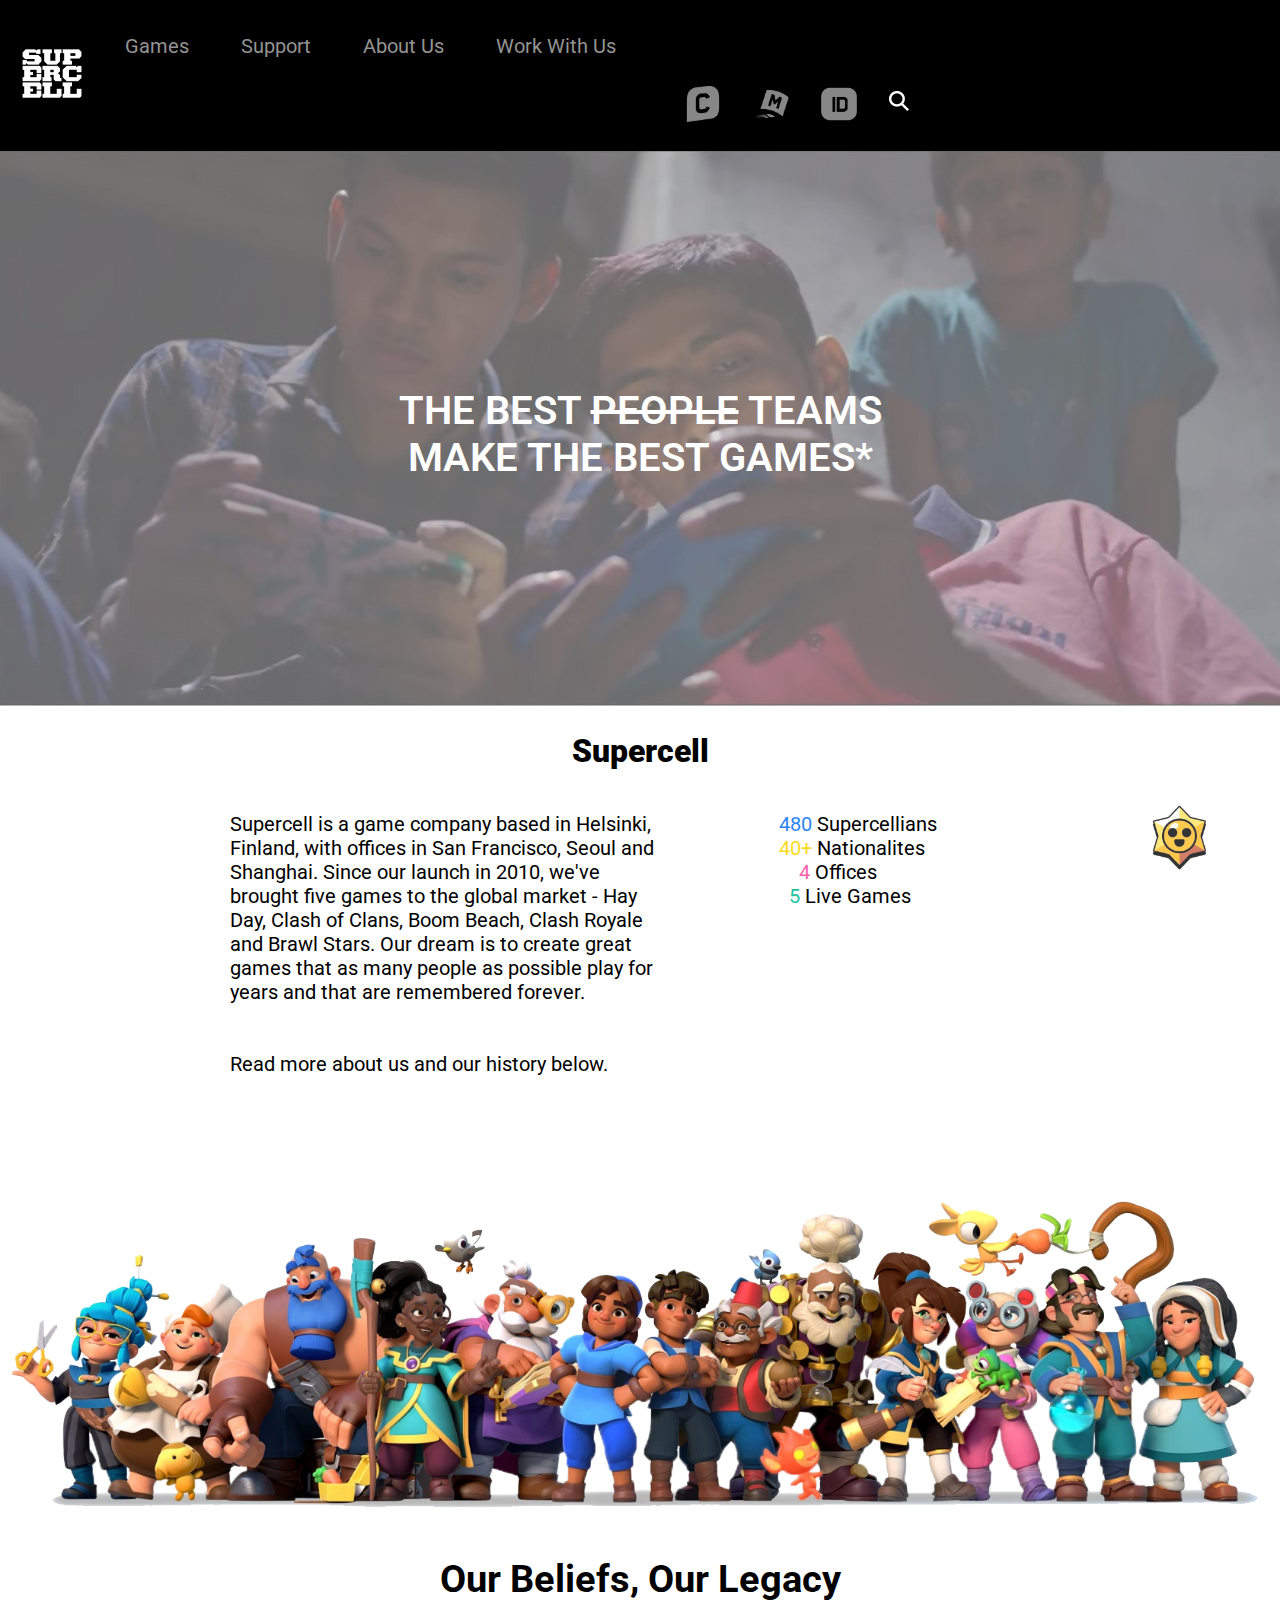
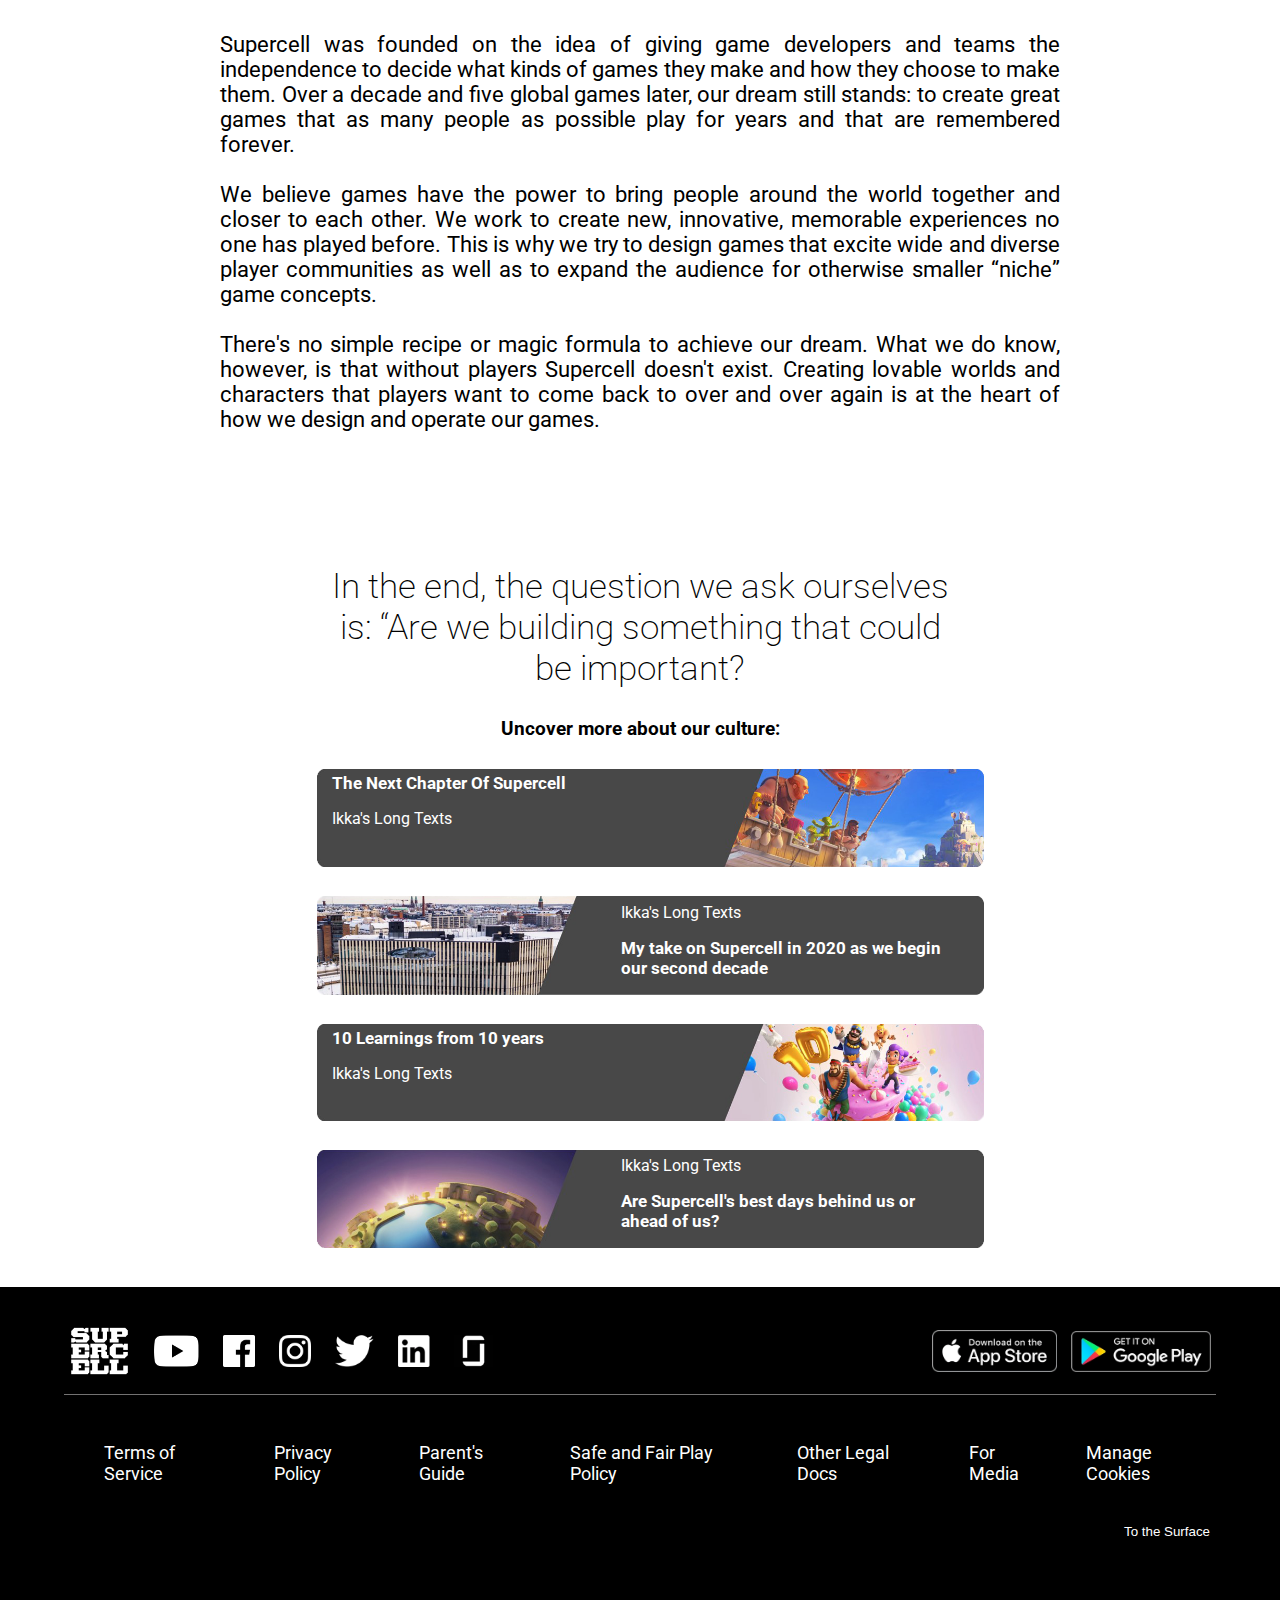
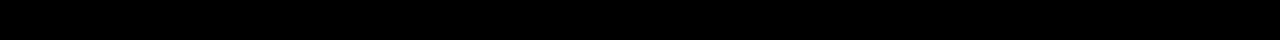
<file: About Us.html>
<!DOCTYPE html>
<html lang="en">
    <head>
        <meta charset="UTF-8" />
        <meta http-equiv="X-UA-Compatible" content="IE=edge"/>
        <meta name="viewport" content="width=device-width, initial-scale=1.00"/>
        <title>About Us</title>
        <link rel="stylesheet" href="style.css"/>
        <link rel="preconnect" href="https://fonts.googleapis.com">
        <link rel="preconnect" href="https://fonts.gstatic.com" crossorigin>
        <link href="https://fonts.googleapis.com/css2?family=Roboto:wght@300;400;500&display=swap" rel="stylesheet">
        <style>
          .secondary_news{
            width: 100%;
            justify-content: center;
            flex-direction: column;
            padding: 10px;
            
          }
          .secondary_news_article{
            position: relative;
            margin-bottom: 25px;
            margin-left: 24vw;
          }
  
          .news_title{
            margin-top: -7em;
            padding: 0 15px;
            position: absolute;
            color: #fff;
          }
          .news_title2 h2, .news_title h2{
            font-size: 17px;
          }
  
          .news_title2{
            margin-top: -7em;
            padding: 0 19em;
            position: absolute;
            color: #fff;
          }
  
          @media screen and (max-width:576px) {
            .hero_txt{
              top: 20%;
            }
            .hero_txt h1{
              font-size: 25px;
            }
            .hero_txt p{
              font-size: 12px;
            }
            .belief_des{
              padding: 0 1em;
            }
            .question h2{
              font-size: 25px;
            }
            .secondary_news_article{
              position: relative;
              margin: 10px;
            }
            .secondary_news_article img{
              width: 100%;
            }
            .news_title{
              margin-top: -4em;
            }
            .news_title2{
              padding-left: 12em;
              padding-right: 0;
              margin-top: -4em;
            }
            .news_title p, .news_title2 p{
              font-size: 10px;
              margin: 5px;
            }
            .news_title2 h2, .news_title h2{
              font-size: 13px;
              margin: 5px;
            }
            .legal{
              flex-direction: column;
            }
            .footer_nav_options{
              align-items: start;
              flex-direction: column;
            }
            .chat-button{
              right: -150px;
            }
            .chat-button img{
              width: 20%;
            }
            #supercell_title{
              flex-direction: column;
              justify-content: center;
            }
            #supercell_description {
              width: 100%;
              justify-content: center;
              padding: 0 15px;
            }
            #supercell_stats{
              width: 100%;
            }
          }
  
        </style>
      </head>
      
    <body>
      <header>
        <section class="nav_bar">
          <a href="index.html"><img src="images/supercell-logo-white-transp.png" alt="Supercell" width= "74"></a>
          <section class="header_nav_options" id="header_nav">
            <a href="Games.html" class="header_options">Games</a>
            <a href="Support.html" class="header_options">Support</a>
            <a href="About Us.html" class="header_options">About Us</a>
            <a href="Our Offices.html" class="header_options">Work With Us</a>
  
            <a href="#https://creators.supercell.com/en" ><img src="images/creators.png" alt="Supercell"  width= "36" id="section_divider"></a>
            <a href="#https://make.supercell.com/en/"><img src="images/make.png" alt="Supercell" width= "36"></a>
            <a href="Sign In.html"><img src="images/id.png" alt="Supercell ID" width= "36"></a>
            <a style="margin-top: 5px;"><img src="images/search.png" alt="search" width= "20"></a>
            <a href="javascript:void(0);" class="icon" onclick="myFunction()">
              <section class="icon_creation"></section>
              <section class="icon_creation"></section>
              <section class="icon_creation"></section>
            </a>
            
          </section>
          
              </section>	
      </header>
		<section>
			<img src="images/Aboutus_hero.png" alt="Hero" width= "100%">
		  	<section class="hero_txt">
				  <h1>THE BEST <s>PEOPLE</s> TEAMS<br> MAKE THE BEST GAMES*</h1>
			  </section>
		</section>
    <h1 style="text-align: center;">
      <strong>Supercell</strong>
    </h1>
    <section id="supercell_title">
      <section id= "supercell_description">
        <p>Supercell is a game company based in Helsinki, Finland,
        with offices in San Francisco, Seoul and Shanghai. Since
        our launch in 2010, we've brought five games to the
        global market - Hay Day, Clash of Clans, Boom Beach,
        Clash Royale and Brawl Stars. Our dream is to create great
        games that as many people as possible play for years and
        that are remembered forever.<br><br><br>
        Read more about us and our history below.
        </p>
      </section>

      <section id="supercell_stats">
        <p><span style="color:#2D85F3">480</span> Supercellians<br>
          <span style="color: #F7DB1C">40+</span> Nationalites<br>
          <span style="color: #FB62AA">&emsp;4</span> Offices<br>
          <span style="color: #21C49F;">&ensp;5</span> Live Games
        </p>
      </section>
    </section>
      <section><img src="images/everdale-people-group.png" alt="friendly people" width="100%"></section>
      <section class="belief_container">
        <section class="belief_title"><h2>Our Beliefs, Our Legacy</h2></section>
        <section class="belief_des">
          <p>
            Supercell was founded on the idea of giving game developers and teams the 
            independence to decide what kinds of games they make and how they choose 
            to make them. Over a decade and five global games later, our dream still stands: 
            to create great games that as many people as possible play for years and that 
            are remembered forever.<br><br>We believe games have the power to bring people around the world together 
            and closer to each other. We work to create new, innovative, memorable 
            experiences no one has played before. This is why we try to design games that 
            excite wide and diverse player communities as well as to expand the audience 
            for otherwise smaller “niche” game concepts.<br><br>There's no simple recipe or magic formula to achieve our dream. What
            we do know, however, is that without players Supercell doesn't exist. Creating lovable worlds and characters that players want to come back
            to over and over again is at the heart of how we design and operate our games.
          </p>
        </section>
        
      </section>
      <section class="question">
        <h2>In the end, the question we ask ourselves<br>
          is: “Are we building something that could<br>be important?</h2>
      </section>
      <section class="belief_container">
        <h3>Uncover more about our culture:</h3>
      </section>
      <section class="secondary_news">
        
          <section class="secondary_news_article">
            <a href="#"><img src="images/NextChapter.png" alt="Next Chapter" width="70%">
              <section class="news_title">
                <h2>The Next Chapter Of Supercell</h2>
                <p>Ikka's Long Texts</p>
              </section>
            </a>
          </section>
        
          <section class="secondary_news_article">
            <a href="#"><img src="images/NextDecade.png" alt="Supercell's next decade" width= "70%">
              <section class="news_title2">
                <p>Ikka's Long Texts</p>
                <h2>My take on Supercell in 2020 as we begin our second decade</h2>
              </section>
            </a>
          </section>
        
          <section class="secondary_news_article">
            <a href="#"><img src="images/years.png" alt="10 years" width="70%">
              <section class="news_title">
                <h2>10 Learnings from 10 years</h2>
                <p>Ikka's Long Texts</p>
              </section>
            </a>
          </section>

          <section class="secondary_news_article">
            <a href="#"><img src="images/Days.png" alt="Best days" width="70%">
              <section class="news_title2">
                <p>Ikka's Long Texts</p>
                <h2>Are Supercell's best days behind us or ahead of us?</h2>
              </section>
            </a>
          </section>
      </section>
      
      
      <a class="chat-button" onclick="openChat()"><img src="images/starr icon.jpg" alt="supercell bot profile picture" width="30%"  style="border-radius: 100%;"></a>
      <section class="chat-popup" id="conversation">
        <form class="chat-container">
          <section class="chatbot_header">
            <img src="images/starr icon.jpg" alt="supercell bot profile picture" class="profile_picture">
            <h2>Ask Supercell</h2>
            <button type="button" class="cancel" onclick="closeChat()">X</button>
          </section>
          
          <section class="first_message">
            <p>Hello! I'm Supercell's virtual assistant and I am here to assist you. </p>
          </section>
          <section class="first_message">
            <p>Here's a tip: Ask your question in simple and short sentences.</p>
          </section>
          <textarea placeholder="Type your message here" name="msg" required></textarea>
  
          <button type="submit" class="btn">Send</button>
          
        </form>
      </section>
      
      <script src="assignment.js"></script>

      <footer role="contentinfo" class="footer_ext">
        <section class= "footer_int">
          <nav class="footer_nav_options">
              <a href="index.html"><img src= "images/supercell-logo-white-transp.png" alt="Supercell" height="62"></a>
              <section id="social">
                <a href="https://www.youtube.com/supercell"><img src="images/Youtube Supercell.png" alt="Youtube" height= "32px"></a>
                <a href="https://www.facebook.com/supercell"><img src="images/Facebook Supercell.png" alt="Facebook" height= "32px"></a>
                <a href="https://www.instagram.com/supercell/"><img src="images/Instagram Supercell.png" alt="Instagram" height= "32px"></a>
                <a href="https://twitter.com/i/flow/login?redirect_after_login=%2Fsupercell"><img src="images/Twitter Supercell.png" alt="Twitter" height= "32px"></a>
                <a href="https://www.linkedin.com/company/supercell/"><img src="images/Linkedin Supercell.png" alt="LinkedIn" height= "32px"></a>
                <a href="https://www.glassdoor.com/Overview/Working-at-Supercell-EI_IE511675.11,20.htm"><img src="images/Glassdoor Supercell.png" alt="Glassdoor" height= "32px"></a>
              </section>
            
            
            <section id="footer_related">
              <a href="https://apps.apple.com/us/developer/supercell/id488106216"><img src="images/Appstore Supercell.png" alt="Appstore" width= "125px"></a>
              <a href="https://play.google.com/store/apps/dev?id=6715068722362591614&hl=en"><img src="images/Google Play Store Supercell.png" alt="Appstore" width= "140px"></a>
            </section>
          </nav>
          <hr>
          <section class= "footer_padding">
            <nav>
              <ul class="legal">
                <li><a href="">Terms of Service</a></li>
                <li><a href="">Privacy Policy</a></li>
                <li><a href="">Parent's Guide</a></li>
                <li><a href="">Safe and Fair Play Policy</a></li>
                <li><a href="">Other Legal Docs</a></li>
                <li><a href="">For Media</a></li>
                <li><a href="">Manage Cookies</a></li>
              </ul>
            </nav>
          </section>
          <section class="surface_btn">
            <button class="surface_btn" onclick="ToTop()">To the Surface</button>
          </section>
        </section>
      </footer>
    </body>
</html>
</file>
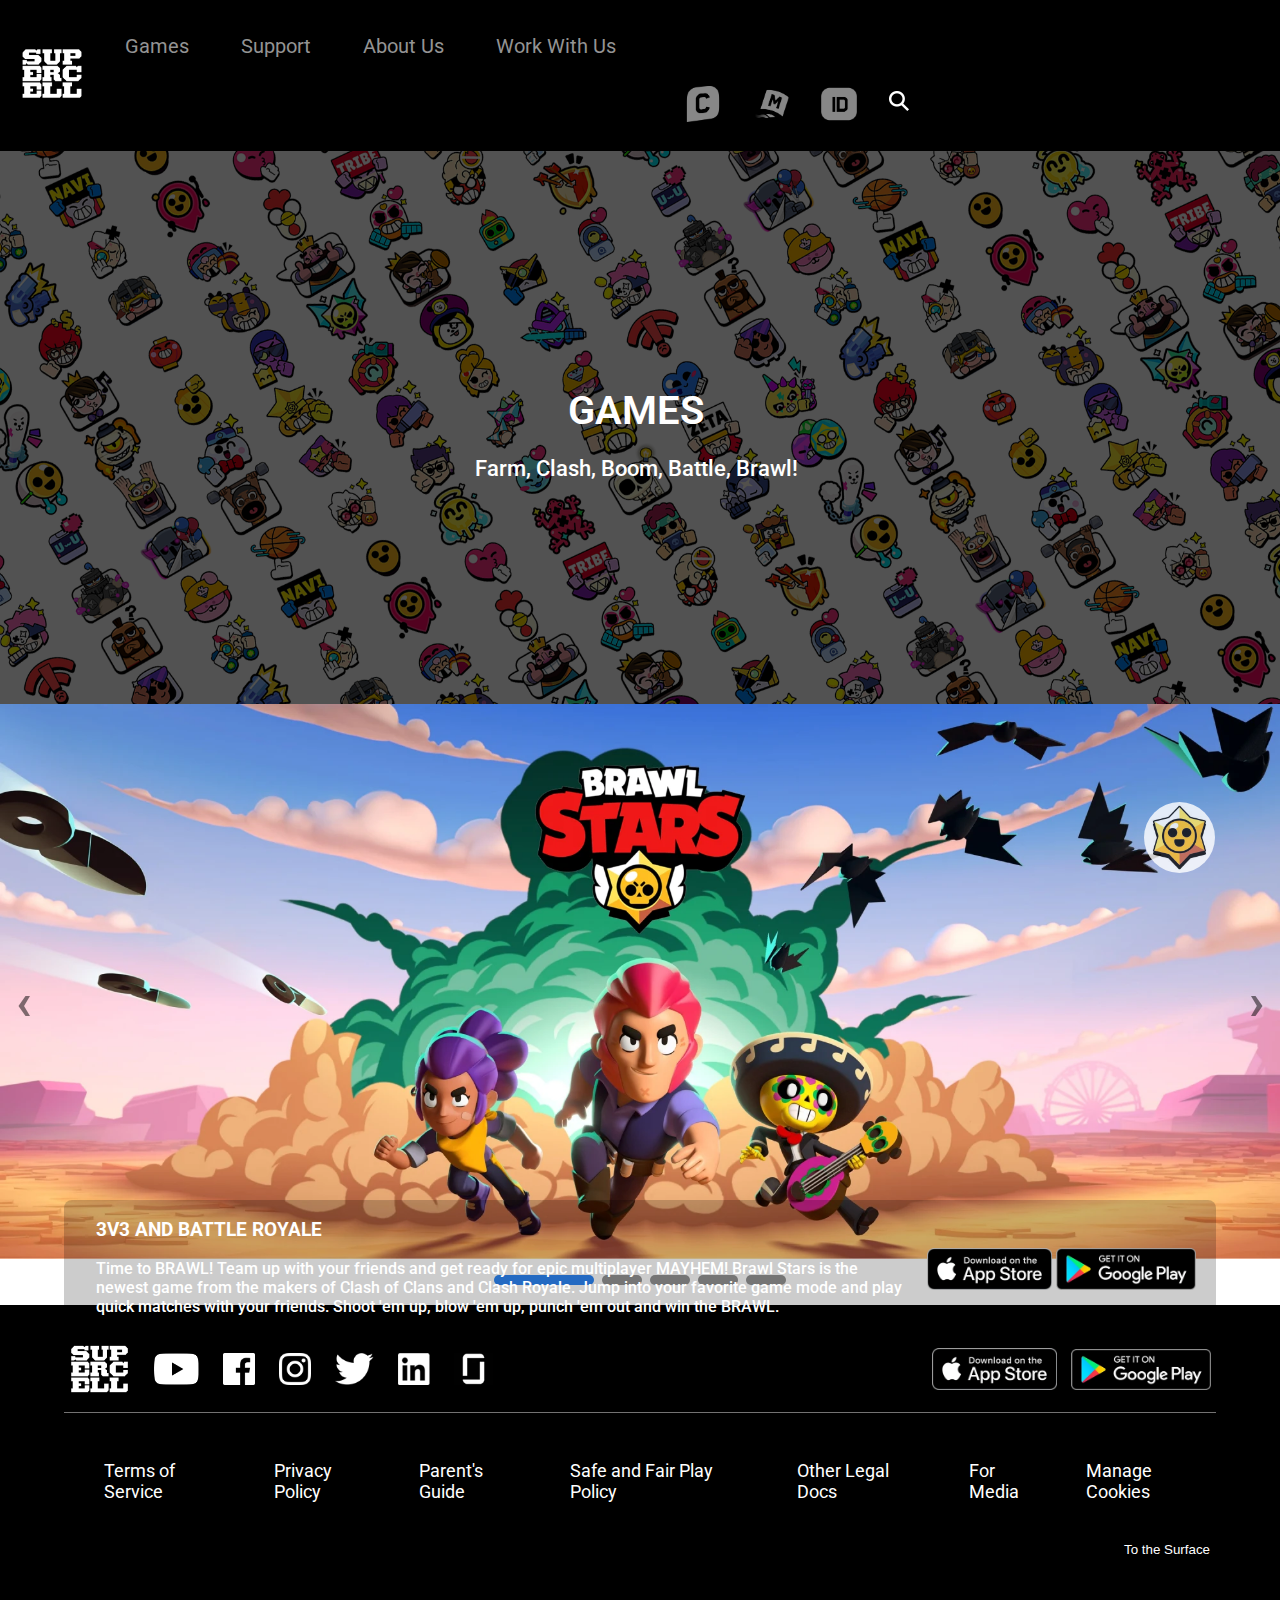
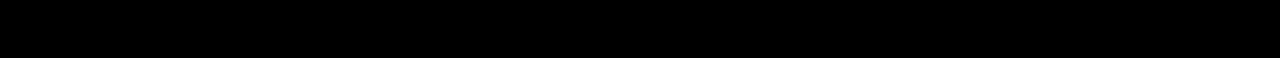
<file: Games.html>
<!DOCTYPE html>
<html lang="en">
    <head>
        <meta charset="UTF-8" />
        <meta http-equiv="X-UA-Compatible" content="IE=edge" />
        <meta name="viewport" content="width=device-width, initial-scale=1.0" />
        <title>Games</title>
        <link rel="stylesheet" href="style.css"/>
        <link rel="preconnect" href="https://fonts.googleapis.com">
        <link rel="preconnect" href="https://fonts.gstatic.com" crossorigin>
        <link href="https://fonts.googleapis.com/css2?family=Roboto:wght@300;400;500&display=swap" rel="stylesheet">
		<style>
			.center p {
				color: #ffffff;
				font-weight: 400;
			}
			#game_hero{
				margin: -4px;
			}
			.nav_bullet_section{
				text-align:center
			}
			@media screen and (max-width:576px) {
				.hero_txt{
					top: 25%;
				}
				.hero_txt h1{
					font-size: 25px;
				}
				.hero_txt p{
					font-size: 12px;
				}
				.show{
					width:70px;
				}
				.nav_bullet{
					width: 28px;
				}
				.game_details{
					padding: 0 2em;
					margin: 0;
				}
				.game_des{
					margin: 16em 1em 0;
					background-color: rgba(0,0,0, 0.8);
					flex-direction: column;
				}
				.game_des p{
					font-size: 10px;
				}
				.game_des h3{
					font-size: 20px;
					margin-bottom: 5px;
				}
				.game_link{
					margin: 0;
				}
				.game_link img{
					width:85px
				}
				.nav_bullet_section{
					margin-bottom: 11em;
				}
				.legal{
					flex-direction: column;
				}
				.footer_nav_options{
					align-items: start;
					flex-direction: column;
				}
				.chat-button{
					right: -150px;
				}
				.chat-button img{
					width: 20%;
				}
			}
		</style>
    </head>
	
    <body>
        <header>
            <section class="nav_bar">
				<a href="index.html"><img src="images/supercell-logo-white-transp.png" alt="Supercell" width= "74"></a>
				<section class="header_nav_options" id="header_nav">
					<a href="Games.html" class="header_options">Games</a>
					<a href="Support.html" class="header_options">Support</a>
					<a href="About Us.html" class="header_options">About Us</a>
					<a href="Our Offices.html" class="header_options">Work With Us</a>

					<a href="#https://creators.supercell.com/en" ><img src="images/creators.png" alt="Supercell"  width= "36" id="section_divider"></a>
					<a href="#https://make.supercell.com/en/"><img src="images/make.png" alt="Supercell" width= "36"></a>
					<a href="Sign In.html"><img src="images/id.png" alt="Supercell ID" width= "36"></a>
					<a style="margin-top: 5px;"><img src="images/search.png" alt="search" width= "20"></a>
					<a href="javascript:void(0);" class="icon" onclick="myFunction()">
						<section class="icon_creation"></section>
						<section class="icon_creation"></section>
						<section class="icon_creation"></section>
					</a>
					
				</section>
				
            </section>	
        </header>
		<!-- Hero section -->
		<section id="game_hero">
			<img src="images/Contact Sheet-001.png" alt="Hero" width= "100%" style="filter: brightness(80%);">
		  	<section class="hero_txt">
				<h1>Games</h1>
				<p style="text-transform:capitalize;">farm, clash, boom, battle, brawl!</p>
			</section>
		</section>

		<section class="game_imgs">
			<!-- Brawl Stars screen -->
			<section class="game fade">
				<section class="game_des">
					<section class="game_details">
						<h3 style="text-transform: uppercase;">3v3 and battle royale</h3>
						<p>Time to BRAWL! Team up with your friends and get ready for epic multiplayer MAYHEM! Brawl Stars is the
							newest game from the makers of Clash of Clans and Clash Royale. Jump into your favorite game mode
							and play quick matches with your friends. Shoot 'em up, blow 'em up, punch 'em out and win the BRAWL.
						</p>
					</section>
					
					<section class="game_link">
						<a href="https://itunes.apple.com/app/brawl-stars/id1229016807?mt=8"><img src="images/Appstore Supercell.png" alt="Appstore" width= "125px"></a>
						<a href="https://play.google.com/store/apps/details?id=com.supercell.brawlstars&hl=en"><img src="images/Google Play Store Supercell.png" alt="Appstore" width= "140px"></a>
					</section>
				</section>
				<img src="images/brawlstars_banner.png" alt="Brawl Stars" width="100%">
			</section>
			<!-- Boom Beach screen -->
			<section class="game fade">
				<section class="game_des">
					<section class="game_details">
						<h3 style="text-transform: uppercase;">Build. Plan. Boom</h3>
						<p>Come with a plan or leave in defeat! Welcome to Boom Beach, an epic combat strategy game where your brains and your troop's brawn fight
							against the evil Blackguard. Attack bases to free enslaved islanders or create a task force with friends and other players to take on
							the enemy together, all while exploring and unlocking secrets, of this beautiful archipelago. Scout, plan, then BOOM THE BEACH!
						</p>
					</section>
					
					<section class="game_link">
						<a href="https://itunes.apple.com/app/reef/id672150402?mt=8"><img src="images/Appstore Supercell.png" alt="Appstore" width= "125px"></a>
						<a href="https://play.google.com/store/apps/details?id=com.supercell.boombeach&referrer=mat_click_id%3D7eaae9c2d9f3078d3a14bb1f01d94049-20141216-1681"><img src="images/Google Play Store Supercell.png" alt="Appstore" width= "140px"></a>
					</section>
				</section>
				<img src="images/boombeach_banner.png" alt="Boom Beach" width="100%">
			</section>
			<!-- Clash of Clans screen -->
			<section class="game fade">
				<section class="game_des">
					<section class="game_details">
						<h3 style="text-transform: uppercase;">lead your clan to victory!</h3>
						<p>Answer the call of the mustache! Join the international fray that is Clash of Clans. Customize your village, build an army and
							crush your opponents. Like using friendship to strike fear into your enemies? Join a Clan, or establish a Clashing legacy by
							creating your own. The choice is yours in this millions-strong community of Barbarians. Download for free and Clash on, Chief!
					</section>
					
					<section class="game_link">
						<a href="https://itunes.apple.com/app/clash-of-clans/id529479190?mt=8"><img src="images/Appstore Supercell.png" alt="Appstore" width= "125px"></a>
						<a href="https://play.google.com/store/apps/details?id=com.supercell.clashofclans&referrer=mat_click_id%3Df6890da7bad79ed3290aa334b12d358d-20141216-1681"><img src="images/Google Play Store Supercell.png" alt="Appstore" width= "140px"></a>
					</section>
				</section>
				<img src="images/clash_banner.png" alt="Clash Of Clans" width="100%">
			</section>
			<!-- Clash Royale Screen -->
			<section class="game fade">
				<section class="game_des">
					<section class="game_details">
						<h3 style="text-transform: uppercase;">epic real-time card battles</h3>
						<p>Clash Royale is a real-time multiplayer game starring the Royales, your favourite Clash characters and much, much more. Collect,and upgrade
							dozens of cards featuring the Clash of Clans troops, spells and defenses you know and love, as well as the Royales: Princes, Knights, Baby Dragons
							and more. Knock the enemy King and Princesses from their towers to defeat your opponents and win Trophies, Crowns and glory in the Arena.
						</p>
					</section>
					
					<section class="game_link">
						<a href="https://itunes.apple.com/app/id1053012308?mt=8"><img src="images/Appstore Supercell.png" alt="Appstore" width= "125px"></a>
						<a href="https://play.google.com/store/apps/details?id=com.supercell.clashroyale"><img src="images/Google Play Store Supercell.png" alt="Appstore" width= "140px"></a>
					</section>
				</section>
				<img src="images/clashroyale_banner.png" alt="Clash Royale" width="100%" >
			</section>

			<!-- Hay Day Screen -->
			<section class="game fade">
				<section class="game_des">
					<section class="game_details"> 
						<!-- Hay Day has slighlty more description  -->
						<h3 style="text-transform: uppercase;">Farm With Friends and Family</h3>
						<p>You don't have to be from a farm to be a great farmer. Hay Day lets you get back to nature and experience the simple life of working the land. It's a
							special game set in a real special place. Food grows free, people smile and the animals are always happy to see you. It never rains here,the crops never
							die. And if you're craving a little bacon, one of the pigs will be happy to fry some up for you. After all, what are pigs... oops, we mean neighbors for?
						</p>
					</section>
					
					<section class="game_link">
						<a href="https://itunes.apple.com/app/hay-day/id506627515?mt=8"><img src="images/Appstore Supercell.png" alt="Appstore" width= "125px"></a>
						<a href="https://play.google.com/store/apps/details?id=com.supercell.hayday&referrer=mat_click_id%3D2cff480805f177bb9a0b477c702bec6f-20141216-1681"><img src="images/Google Play Store Supercell.png" alt="Appstore" width= "140px"></a>
					</section>
				</section>
				<img src="images/hayday_banner.png" alt= "Hay Day" width="100%">
			</section>

			<a class="left" onclick="changeImg(-1)"><p>‹</p></a>
			<a class="right separator" onclick="changeImg(1)"><p>›</p></a>
		</section> 

		<section class="nav_bullet_section">
			<section class="nav_bullet" onclick="currentImg(0)"></section> 
			<section class="nav_bullet" onclick="currentImg(1)"></section> 
			<section class="nav_bullet" onclick="currentImg(2)"></section> 
			<section class="nav_bullet" onclick="currentImg(3)"></section> 
			<section class="nav_bullet" onclick="currentImg(4)"></section> 
		</section>

		<a class="chat-button" onclick="openChat()"><img src="images/starr icon.jpg" alt="supercell bot profile picture" width="30%"  style="border-radius: 100%;"></a>
		<section class="chat-popup" id="conversation">
			<form class="chat-container">
				<section class="chatbot_header">
					<img src="images/starr icon.jpg" alt="supercell bot profile picture" class="profile_picture">
					<h2>Ask Supercell</h2>
					<button type="button" class="cancel" onclick="closeChat()">X</button>
				</section>
				
				<section class="first_message">
					<p>Hello! I'm Supercell's virtual assistant and I am here to assist you. </p>
				</section>
				<section class="first_message">
					<p>Here's a tip: Ask your question in simple and short sentences.</p>
				</section>
				<textarea placeholder="Type your message here" name="msg" required></textarea>

				<button type="submit" class="btn">Send</button>
				
			</form>
		</section>

		<script src="assignment.js"></script>

		<footer role="contentinfo" class="footer_ext">
			<section class= "footer_int">
				<nav class="footer_nav_options">	
						<a href="index.html"><img src= "images/supercell-logo-white-transp.png" alt="Supercell" height="62"></a>
						<section id="social">
							<a href="https://www.youtube.com/supercell"><img src="images/Youtube Supercell.png" alt="Youtube" height= "32px"></a>
							<a href="https://www.facebook.com/supercell"><img src="images/Facebook Supercell.png" alt="Facebook" height= "32px"></a>
							<a href="https://www.instagram.com/supercell/"><img src="images/Instagram Supercell.png" alt="Instagram" height= "32px"></a>
							<a href="https://twitter.com/i/flow/login?redirect_after_login=%2Fsupercell"><img src="images/Twitter Supercell.png" alt="Twitter" height= "32px"></a>
							<a href="https://www.linkedin.com/company/supercell/"><img src="images/Linkedin Supercell.png" alt="LinkedIn" height= "32px"></a>
							<a href="https://www.glassdoor.com/Overview/Working-at-Supercell-EI_IE511675.11,20.htm"><img src="images/Glassdoor Supercell.png" alt="Glassdoor" height= "32px"></a>
						</section>
					
					
					<section id="footer_related">
						<a href="https://apps.apple.com/us/developer/supercell/id488106216"><img src="images/Appstore Supercell.png" alt="Appstore" width= "125px"></a>
						<a href="https://play.google.com/store/apps/dev?id=6715068722362591614&hl=en"><img src="images/Google Play Store Supercell.png" alt="Appstore" width= "140px"></a>
					</section>
				</nav>
				<hr>
				<section class= "footer_padding">
					<nav>
						<ul class="legal">
							<li><a href="">Terms of Service</a></li>
							<li><a href="">Privacy Policy</a></li>
							<li><a href="">Parent's Guide</a></li>
							<li><a href="">Safe and Fair Play Policy</a></li>
							<li><a href="">Other Legal Docs</a></li>
							<li><a href="">For Media</a></li>
							<li><a href="">Manage Cookies</a></li>
						</ul>
					</nav>
				</section>
				<section class="surface_btn">
					<button class="surface_btn" onclick="ToTop()">To the Surface</button>
				</section>
			</section>
		</footer>
	</body>
</html>
</file>
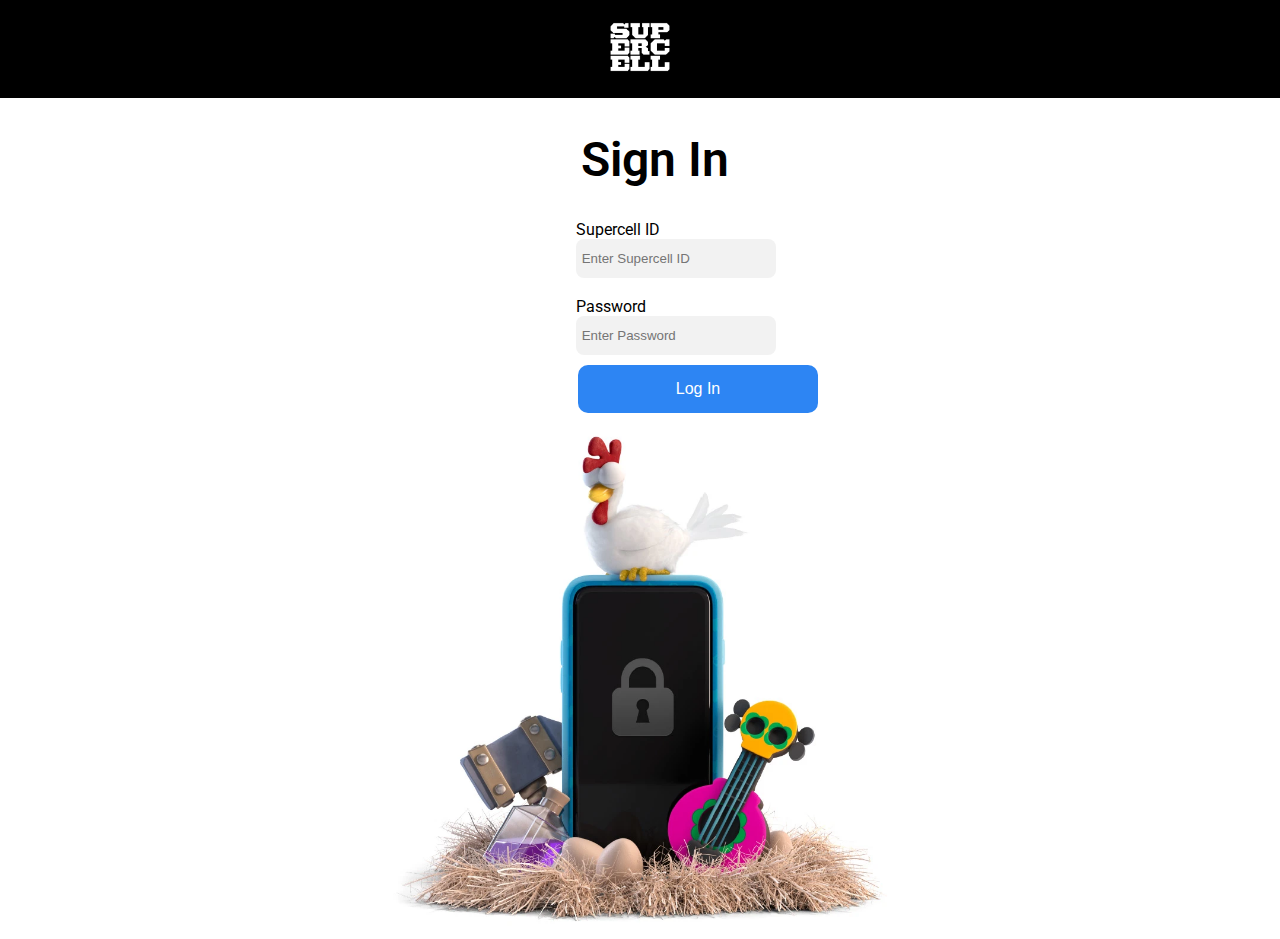
<file: Sign In.html>
<!DOCTYPE html>
<html lang="en">
    <head>
        <meta charset="UTF-8" />
        <meta http-equiv="X-UA-Compatible" content="IE=edge" />
        <meta name="viewport" content="width=device-width, initial-scale=1.0" />
        <title>Sign In</title>
        <link rel="stylesheet" href="style.css"/>
        <link rel="preconnect" href="https://fonts.googleapis.com">
        <link rel="preconnect" href="https://fonts.gstatic.com" crossorigin>
        <link href="https://fonts.googleapis.com/css2?family=Roboto:wght@300;400;500&display=swap" rel="stylesheet">
        <style>
            #form_header h1{
                color: #000;
            }
    
            .form{
                display: inline-block;
                width: 100%;
            }
    
            #login_details{
                padding: 0 45vw;
            }
    
            #form_header{
                text-align: center;
            }
            #login_img{
                text-align: center;
            }
            .btn{
                background-color: #2D85F3;
                color: white;
                padding: 15px 32px;
                text-align: center;
                text-decoration: none;
                cursor: pointer;
                margin: 10px 2px;
                font-size: 16px; 
                border-radius: 10px;
                width:15em;
                font-weight: 500;
                border: none;
            }
            #username, #password{
                background-color: #f2f2f2;
                border: none;
                width: 200px;
                height: 39px;
                border-radius: 8px;
            }
            @media screen and (max-width:576px) {
                #login_details{
                    padding: 0 27vw;
                }
                #login_img img{
                    width: 60%;
                }
            }
        </style>
    </head>
    
    <header>
        <section class="nav_bar">
            <a href="index.html"><img src="images/supercell-logo-white-transp.png" alt="Supercell" width= "74"></a>
        </section>
    </header>
    <body>
        <section class="form" id="signIn">
            <form class="form_content">
                <section id="form_header">
                    <h1>Sign In</h1>
                </section>
                <section id="login_details">
                    <label for="username">Supercell ID</label><br>
                    <input type="text" name="username" id="username" placeholder=" Enter Supercell ID" required><br><br>
                    <label for="password">Password</label><br>
                    <input type="password" name="password" id="password" placeholder=" Enter Password" required><br>
                    <section id="output">
                    
                    </section>
                    <button type="submit" class="btn" id="submit_btn" onclick="signInForm()">Log In</button>
                </section>
                
                <section id="login_img">
                    <img src="images/supercell_id_safeguard.png" alt="Supercell ID" width="40%">   
                </section>
                
            </form>
            
        </section>
        <script src="assignment.js"></script>
    </body>
</html>
</file>
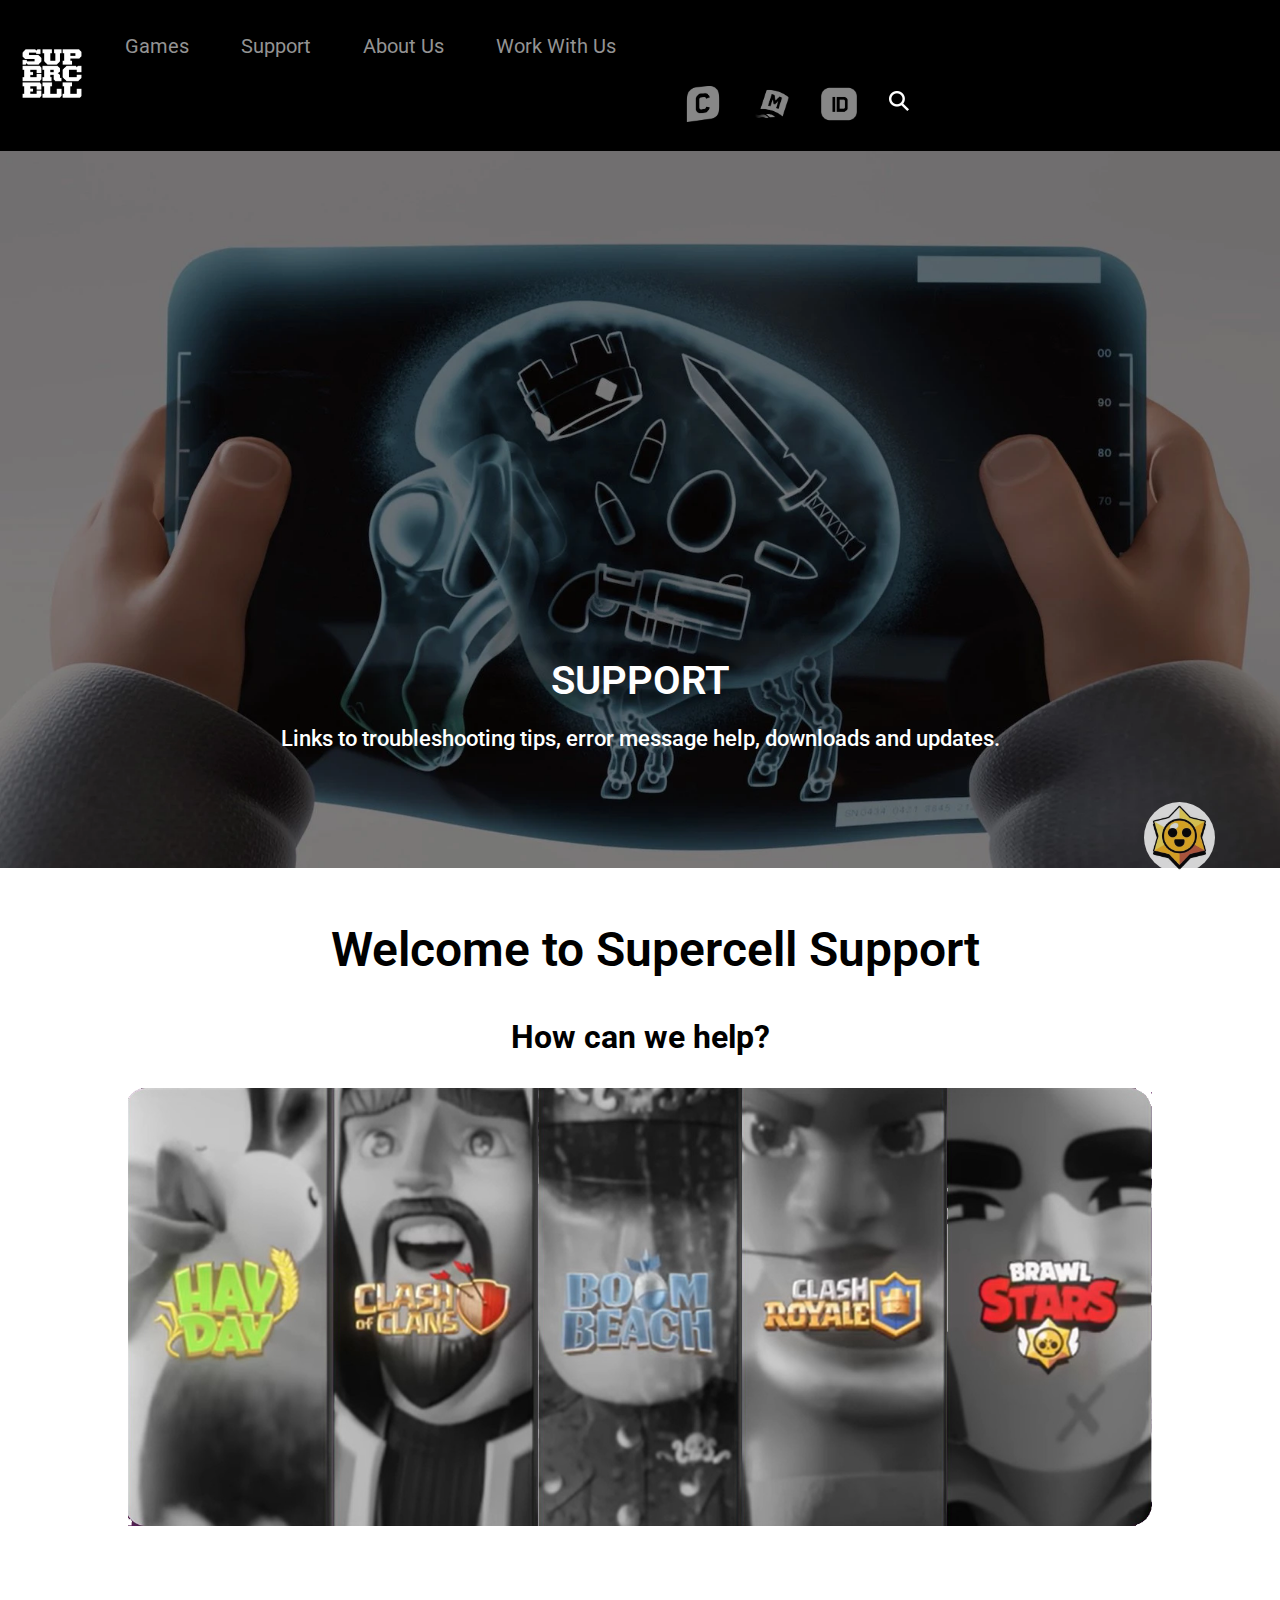
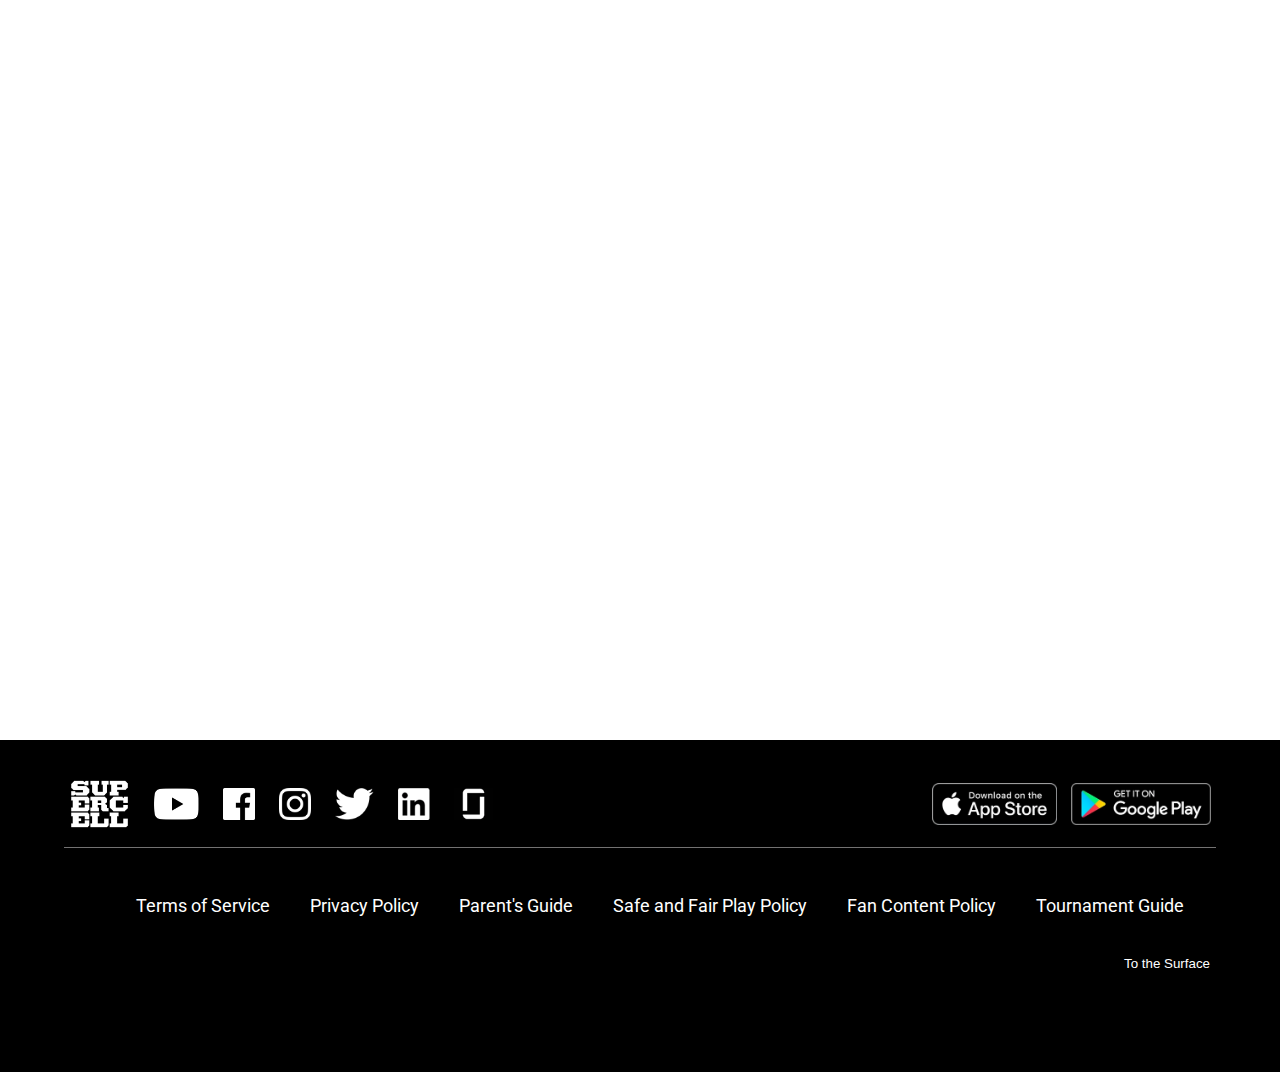
<file: Support.html>
<!DOCTYPE html>
<html lang="en">
    <head>
        <meta charset="UTF-8" />
        <meta http-equiv="X-UA-Compatible" content="IE=edge" />
        <meta name="viewport" content="width=device-width, initial-scale=1.0" />
        <title>Support</title>
        <link rel="stylesheet" href="style.css"/>
        <link rel="preconnect" href="https://fonts.googleapis.com">
        <link rel="preconnect" href="https://fonts.gstatic.com" crossorigin>
        <link href="https://fonts.googleapis.com/css2?family=Roboto:wght@300;400;500&display=swap" rel="stylesheet">
        <style>
            .hero_txt{
                top: 70%;
            }
            .support_sections{
                display: flex;
                flex-direction: row;
                width:100%;
                margin-bottom: 10em;
            }
            #support_hero{
                padding-bottom: 10px;
            }
            .support_container{
                text-align: center;
                margin: 0 10vw;
            }
            .support_container h2{
                color: #000;
            }
            .support_container h3{
                font-size: 2em;
            }
            @media screen and (max-width:576px) {
                .hero_txt{
                    top: 35%;
                }
                .hero_txt h1{
                    font-size: 25px;
                }
                .hero_txt p{
                    font-size: 12px;
                }
                .support_container{
                    margin: 0 2vw;
                }
                .support_container h2{
                    font-size: 30px;
                }
                .support_container h3{
                    font-size: 20px;
                }
                .legal{
                    flex-direction: column;
                }
                .footer_nav_options{
                    align-items: start;
                    flex-direction: column;
                }
                .chat-button{
                    right: -150px;
                }
                .chat-button img{
                    width: 20%;
                }
                .vid_container iframe{
                    width: 100%;
                    height:80vh
                }
                .vid_container{
                    margin-bottom: -5px;
                }
            }
        </style>
    </head>
    
    <body>
        <header>
            <section class="nav_bar">
				<a href="index.html"><img src="images/supercell-logo-white-transp.png" alt="Supercell" width= "74"></a>
				<section class="header_nav_options" id="header_nav">
					<a href="Games.html" class="header_options">Games</a>
					<a href="Support.html" class="header_options">Support</a>
					<a href="About Us.html" class="header_options">About Us</a>
					<a href="Our Offices.html" class="header_options">Work With Us</a>

					<a href="#https://creators.supercell.com/en" ><img src="images/creators.png" alt="Supercell"  width= "36" id="section_divider"></a>
					<a href="#https://make.supercell.com/en/"><img src="images/make.png" alt="Supercell" width= "36"></a>
					<a href="Sign In.html"><img src="images/id.png" alt="Supercell ID" width= "36"></a>
					<a style="margin-top: 5px;"><img src="images/search.png" alt="search" width= "20"></a>
					<a href="javascript:void(0);" class="icon" onclick="myFunction()">
						<section class="icon_creation"></section>
						<section class="icon_creation"></section>
						<section class="icon_creation"></section>
					</a>
					
				</section>
				
            </section>	
        </header>
        <section id="support_hero">
			<img src="images/support_hero.png" alt="Hero" width= "100%">
		  	<section class="hero_txt">
				<h1>Support</h1>
				<p>Links to troubleshooting tips, error message help, downloads and updates.</p>
			</section>
		</section>
        <section class="support_container">
            <h2>Welcome to Supercell Support</h2>
            <h3>How can we help?</h3>
            <section class="support_sections">
                <img src="images/Hayday_support.png" alt="Hay Day support section" width="20%">
                <img src="images/coc_support.png" alt="clash of Clans support section" width="20%">
                <img src="images/boombeach_support.png" alt="Boom Beach support section" width="20%">
                <img src="images/Clashroyale_support.png" alt="Clash Royale support section" width="20%">
                <img src="images/brawlstars_support.png" alt="Brawl Stars support section" width="20%">
            </section>
        </section>

        <section class="vid_container">
            <iframe width="80%" height="650" src="https://www.youtube.com/embed/PXLzBvHnUW4?si=PwbhrabKHnFDeb_1" title="YouTube video player" frameborder="0" allow="accelerometer; autoplay; clipboard-write; encrypted-media; gyroscope; picture-in-picture; web-share" allowfullscreen></iframe>
        </section>

        <!-- chatbot; no replies given -->
        <a class="chat-button" onclick="openChat()"><img src="images/starr icon.jpg" alt="supercell bot profile picture" width="30%"  style="border-radius: 100%;"></a>
		<section class="chat-popup" id="conversation">
			<form class="chat-container">
				<section class="chatbot_header">
					<img src="images/starr icon.jpg" alt="supercell bot profile picture" class="profile_picture">
					<h2>Ask Supercell</h2>
					<button type="button" class="cancel" onclick="closeChat()">X</button>
				</section>
				
				<section class="first_message">
					<p>Hello! I'm Supercell's virtual assistant and I am here to assist you. </p>
				</section>
				<section class="first_message">
					<p>Here's a tip: Ask your question in simple and short sentences.</p>
				</section>
				<textarea placeholder="Type your message here"  required></textarea>

				<button type="submit" class="btn">Send</button>
				
			</form>
		</section>

        <script src="assignment.js"></script>	

        <footer role="contentinfo" class="footer_ext">
            <section class= "footer_int">
                <nav class="footer_nav_options">	
                        <a href="index.html"><img src= "images/supercell-logo-white-transp.png" alt="Supercell" height="62"></a>
                        <section id="social">
                            <a href="https://www.youtube.com/supercell"><img src="images/Youtube Supercell.png" alt="Youtube" height= "32px"></a>
                            <a href="https://www.facebook.com/supercell"><img src="images/Facebook Supercell.png" alt="Facebook" height= "32px"></a>
                            <a href="https://www.instagram.com/supercell/"><img src="images/Instagram Supercell.png" alt="Instagram" height= "32px"></a>
                            <a href="https://twitter.com/i/flow/login?redirect_after_login=%2Fsupercell"><img src="images/Twitter Supercell.png" alt="Twitter" height= "32px"></a>
                            <a href="https://www.linkedin.com/company/supercell/"><img src="images/Linkedin Supercell.png" alt="LinkedIn" height= "32px"></a>
                            <a href="https://www.glassdoor.com/Overview/Working-at-Supercell-EI_IE511675.11,20.htm"><img src="images/Glassdoor Supercell.png" alt="Glassdoor" height= "32px"></a>
                        </section>
                    
                    
                    <section id="footer_related">
                        <a href="https://apps.apple.com/us/developer/supercell/id488106216"><img src="images/Appstore Supercell.png" alt="Appstore" width= "125px"></a>
                        <a href="https://play.google.com/store/apps/dev?id=6715068722362591614&hl=en"><img src="images/Google Play Store Supercell.png" alt="Appstore" width= "140px"></a>
                    </section>
                </nav>
                <hr>
                <section class= "footer_padding">
                    <nav>
                        <ul class="legal">
                            <li><a href="">Terms of Service</a></li>
                            <li><a href="">Privacy Policy</a></li>
                            <li><a href="">Parent's Guide</a></li>
                            <li><a href="">Safe and Fair Play Policy</a></li>
                            <li><a href="">Fan Content Policy</a></li>
                            <li><a href="">Tournament Guide</a></li>
                        </ul>
                    </nav>
                </section>
                <section class="surface_btn">
                    <button class="surface_btn" onclick="ToTop()">To the Surface</button>
                </section>
            </section>
        </footer>
    </body>
</html>
</file>
<file: style.css>
*{
	box-sizing: border-box;
}
body{
    font-family: 'Roboto', sans-serif;
	margin: 0;
	overflow-x: hidden;
}

ul{
	list-style: none;
}

header{
	background-color: #000000;
	position: sticky;
	top: 0;
	z-index: 1;
}

a{
	color: inherit;
	text-decoration: none;
}

/* header nav_bar */
.nav_bar{
	display: flex;
	align-items: center;
	justify-content: center;
	text-align: center;
    position: sticky;
	width:100%;
    padding: 15px;
}

.header_nav_options a {
    float: left;
    color: #939393;
    text-align: center;
    padding: 14px 16px;
    text-decoration: none;
    font-size: 20px;
	display: flex;	
	vertical-align: middle;
}

.header_nav_options a:hover{
    color: #fff;
}

#section_divider{
	margin-left: 29em;
}

.header_nav_options{
	overflow: hidden;
	background-color: #000000;
	width: 100%;
}

.header_options{
	margin-top: 5px;
	margin-left: 20px;
}


.header_nav_options .icon {
	display: none;
}
.icon_creation {
	width: 21px;
	height: 3px;
	background-color: #fff;
	margin: 6px 0;
  }
@media screen and (max-width: 576px) {
	.header_nav_options a {display: none;}
	.header_nav_options a.icon {
		float: right;
		display: block;
	}
}

@media screen and (max-width: 576px) {
	.header_nav_options.responsive {position: relative;}
	.header_nav_options.responsive .icon {
		position: absolute;
		right: 0;
		top: 0;
	}	
	.header_nav_options.responsive a {
		float: left;
		display: block;
		text-align: left;
		margin: 0;
		font-size: 21px;
	}
	#section_divider{
		margin: 0;
	}

}

/* Button used to open the chat form - fixed at the bottom of the page */
.chat-button {
	border: none;
	cursor: pointer;
	opacity: 0.8;
	position: fixed;
	bottom: 23px;
	right: -100px;
}
  
  /* The popup chat - hidden by default */
.chat-popup {
	display: none;
	position: fixed;
	bottom: 0;
	right: 15px;
	z-index: 1;
	border-radius: 10px;
}
  
  /* Add styles to the form container */
  .chat-container {
	max-width: 300px;
	background-color: white;
	border-radius: 10px;
  }
  
  /* Full-width textarea */
  .chat-container textarea {
	width: 100%;
	padding: 15px;
	margin: 5px 0 22px 0;
	border: none;
	background: #f1f1f1;
	resize: none;
  }
  
  /* When the textarea gets focus, do something */
  .chat-container textarea:focus {
	background-color: #ddd;
	outline: none;
  }
  
  /* Set a style for the submit/send button */
.chat-container .btn {
	background-color: #21C49F;
	color: white;
	padding: 16px 20px;
	border: none;
	cursor: pointer;
	width: 100%;
	margin-bottom:10px;
	opacity: 0.8;
}

.first_message{
	border-radius:8px;
	background-color: #f1f1f1;
	width:50%;
	height: 50%;
	font-size:12px;
	padding:10px;
	margin-bottom: 5px;
}

.chatbot_header{
	display: flex;
	background-color: #2C2C2C;
	color: #fff;
	vertical-align: middle;
	padding: 10px;
	justify-content: space-around;
}

.profile_picture{
	width:14%;
	height:0%; 
	border-radius: 100%;
}
  /* Add a red background color to the cancel button */
.chat-container .cancel {
	background-color: #2C2C2C;
	cursor: pointer;
	border: none;
	font-size: 30px;
	color: #fff;
}

/* Add some hover effects to buttons */
.chat-container .btn:hover, .open-button:hover {
opacity: 1;
}
/* classes in footer */
.footer_ext{
	background-color: #000000;
	color: #ffffff;
	display: flex;
	padding: 33px 0 100px;
	flex-direction: column;
}
.footer_ext .footer_int{
	margin: 0 auto;
	width: 100%;
	max-width: 90%;
}

.footer_nav_options{
	display:flex;
	align-items: center;
	justify-content: space-between;
	width:100%;
	
}
/* displays a line inbetween the social media icons and words in footer */
hr{
	background-color:#737272;
	border-width:0;
	height: 1px;
}

/* social media icons */
#social{
	display: flex;
	flex-direction: row;
	margin-left: 90px;
	position: absolute;
	gap:24px;
	
}
/* play store icons */
#footer_related{
	float: right;
	text-align: center;
	position: relative;	
}

#footer_related a{
	padding: 5px;
}

.footer_padding{
	padding: 21px 0px;
}

.legal{
	display: flex;
	justify-content: center;
	gap: 40px;
	font-size: 18px;
}

.surface_btn{
	float:right;
	border: none;
	background-color: #000000;
	color: #ffffff;
	cursor: pointer;
}
.surface_btn:hover{
	color: #F7DB1C;
}
.news_ext {
	background-color: #2C2C2C;
	color: #FFFFFF;
	padding:40px;
	margin-bottom: -40px;
}

.news_int{
	flex-direction: row;
	display: flex;
}

.main_news {
	flex: 21%;
	padding: 10px;
	position: relative;
}

.main_title{
	position: absolute;
    left: 5%;
    top: 60%;
    width: 100%;
}

.secondary_news{
	flex: 40%;
	flex-direction: column;
	padding: 10px;
	
}
.secondary_news_article{
	position: relative;
	margin-bottom: 25px;
}

.news_title{
	margin-top: -7em;
    padding: 0 15px;
    position: absolute;
}

.hero_txt { /* look at other pages first*/
	display: flex;
	top: 40%;
	width: 100%;
	flex-direction: column;
	position: absolute;
	text-align: center;
}
.hero_txt h1{
	color: #FFFFFF;
	font-weight: 600;
	font-size: 40px;
	margin-bottom: 0;
	text-transform: uppercase;
}
.hero_txt p{
	font-weight: 500;
	font-size: 22px;
	color: #FFFFFF;
}
.Games{
	padding: 40px 40px 70px 40px;
    background-color: #2C2C2C;
}

.Game_list{
	width: 100%;
	display: flex;
	flex-wrap: wrap;
	flex-direction: row;
	justify-content: space-around;
}
.Games h1,.news_ext h1, #form_header h1,.support_container h2{
	color: #FFFFFF;
	font-weight: 600;
	font-size: 3em;
	padding-left: 30px;
}

.game_bg{
	display: flex;
    width: 48%;
    position: relative;
    padding: 15px;
}

.game_bg h3{
	left: 50%;
    top: 41%;
    transform: translate(-50%,-50%);
    position: absolute;
}

.logo {
	position: absolute;
    left: 5%;
    top: 33%;
}



.social_ext{
	align-content: space-between;
	display: flex;
	margin-bottom: 33px;
}
.stores{
	gap:12px;
	display: flex;
	padding-right: 15px;
	padding-top: 5px;
}

.sg{
	flex-grow: 1;
}

.office_locations{
	display: flex;
	justify-content: center;
	gap: 80px;
	font-size: 24px;
	font-weight: 500;
	
}

.btn2{
	background-color: #000000;
	color: #FFFFFF;
	border: none;
}
.hiring{
	display: flex;
	width: 100%;
}

.hiring_info{
	flex-basis: 45%;
	display: flex;
	flex-direction: column;
	padding: 4%;
	text-align: center;
	align-items: center;
}
.hiring_image{
    display: flex;
    justify-content: end;
}
.hiring_small{
	display: none;
}
.hiring_info a{
	background-color: #2D85F3;
	color: white;
	padding: 15px 32px;
	text-align: center;
	display: inline-block;
	text-decoration: none;
	cursor: pointer;
	margin: 4px 2px;
	font-size: 16px; 
	border-radius: 10px;
	width:15em;
	font-weight: 500;
}

.hiring_info p{
	font-size: 20px;
	margin: 30px;
}
#supercell_title{
	text-align: center;
	flex-direction: row;
	display: flex;
	width: 100%;
	justify-content: center;
	
}

#supercell_description{
	width: 34%;
	display: flex;
	flex-direction: row;
	text-align: start;
	font-size: 20px;
}
#supercell_stats{
	width: 30%;
	display: flex;
	text-align: start;
	font-size: 20px;
	justify-content: center;
}
.ext_container{
	width: 100%;
}
.container {
	background-color: #fff;	
	padding: 2em 3em 3em 3em;
}

.img_container{
	display: flex;
	flex-direction: row;
	align-items: center;
	text-align: start;
	margin-left: 10px;
	margin-right: 10px;
}

.img_container2{
	display: flex;
	flex-direction: row;
	align-items: center;
	text-align: start;
	margin: 20px 5em;
}

.img_1{
	flex: 26%; /* flex-grow:1 and flex-shrink 1 flex-basis:26%*/
	display: flex;
	justify-content: end;
}

.img_2{
	flex: 45%; /* flex-grow:1 and flex-shrink 1 flex-basis:45%*/
	display: flex;
	justify-content: center;
}

.img_3{
	display: flex;
	justify-content: start;
	flex: 54%; /* flex-grow:1 and flex-shrink 1 flex-basis:54%*/
}

.img_4{
	display: flex;
	flex: 50%;
	justify-content: start;
	padding-left: 15px;
}
.img_5{
	display: flex;
	flex: 50%;
	justify-content: end;
	padding-right: 15px;
}
.vid_container{
	width: 100%;
	text-align: center;
	
}

.des_container {
	width: 100%;
	font-size: 22px;
	font-weight: 400;
	padding: 15px 7em;
	text-align: center;
}
#location {
	text-align: center;
	
}
#location h1{
	font-size: 40px;
	font-weight: 700;
	color: #000000;
}
#location h2{
	font-size: 30px;
	font-weight: 600;
	color: #2D85F3;
}

#open_positions{
	padding: 150px 0px 20px;
	width: 100%;
	text-align: center;
	font-weight: 700;
	font-size: 20px;
}
/*em: Relative to the font-size of the element 
(2em means 2 times the size of the current font)*/

.career_header{
	display: flex;
	flex-direction: row;
	border-bottom: 2px solid #000000;
	margin-left: 10px;
	margin-right: 10px;
	color: #939393;
}
.sort{
	border: none;
	background-color: #FFFFFF;
	font-size: 24px;
	font-weight: 500;
	cursor: pointer;
}
.career_section{
	display: flex;
	text-align: start;
	flex-direction: row;
	align-items: center;
	margin-right: 10px;
	margin-left: 10px;
	border-bottom: 2px solid #000000;
}

.career_title{
	margin-left: 5px;
	margin-right: 4em;
	width: 35%;
	display: flex;
	font-size: 18px;
	font-weight: 400;
	color: #2D85F3;
}

.career_position{
	display: flex;
	width: 22%;
	font-size: 18px;
	font-weight: 400;
	
}

.career_category{
	margin-left: 3em;
	display: flex;
	width: 24%;
	font-size: 18px;
	font-weight: 400;
	
}

.apply_option{
	padding: 13px 23px;
	display: flex;
	font-size: 12px;
	font-weight: 400;
	background-color: #2D85F3;
	color: #FFFFFF;
	cursor: pointer;
	border: none;
	border-radius: 8px;
}

#career_padding{
	padding: 4em;
}

#show_all_button {
	background-color: #FFFFFF;
	color: #FB62AA;
	border: none;
	font-size: 20px;
	font-weight: 500;
	cursor: pointer;
	text-decoration: none;
}

#button_ext {
	text-align: center;
	padding-bottom: 100px;
	padding-top: 20px;
}

.belief_title{
	width: 100%;
	font-weight: 600;
	font-size: 25px;
}

.belief_des{
	font-weight: 400;
	font-size: 22px;
	width: 100%;
	text-align: justify;
	padding: 0 10em;
}
.belief_container{
	text-align: center;
}

.question h2{
	padding-top: 3em;
	font-size: 35px;
	font-weight: 200;
	display: flex;
	text-align: center;
	justify-content: center;
}

.fade {
	animation: fade;
	animation-duration: 1000ms;
}

@keyframes fade{
	from {opacity: 0.4;}
	to {opacity: 1;}	
}

.game_des{
	display: flex;
    background: rgba(0,0,0, 0.2);
    color: #ffffff;
    flex-direction: row;
    width: 90%;
    position: absolute;
    margin: 31em 4em 0;
	border-radius: 8px;
}
.game_details{
	flex: 20;
	margin-left: 2em;
	font-weight: 500;
}


.game_link{
	flex: auto;
	margin-top: 3em;
	text-align: center;
}

.nav_bullet {
	cursor: pointer;
	height: 10px;
	width: 40px;
	margin: 1em 2px;
	background-color: #939393;
	border-radius: 40px;
	display: inline-block;
	transition: background-color 0.5s ease-in-out; /*so that it doesnt abrupty change*/
	/* background color property is to transition smoothly over 0.6s with an ease in and out function*/
  }

.nav_bullet:hover {
	background-color: #2D85F3;
}

.show{
	background-color: #2D85F3;
	width: 100px;
}
.game_imgs{
	position: relative;
	width: 100%;
}
/*left and right buttons*/
.left, .right{
	cursor: pointer;
	top:50%;
	font-size: 50px;
	font-weight: 700;
	width: auto;
	position: absolute;
	padding: 16px;
	margin-top: -75px;
	transition: all 0.5s ease-in-out; /*arrow keys will have ease in out transition spanning 0.5s*/
	user-select: none;
	border-radius: 10px;
	opacity: 0.5;
}

.left:hover, .right:hover{
	background-color: #939393;
}

.separator{
	right: 0;
}
</file>
